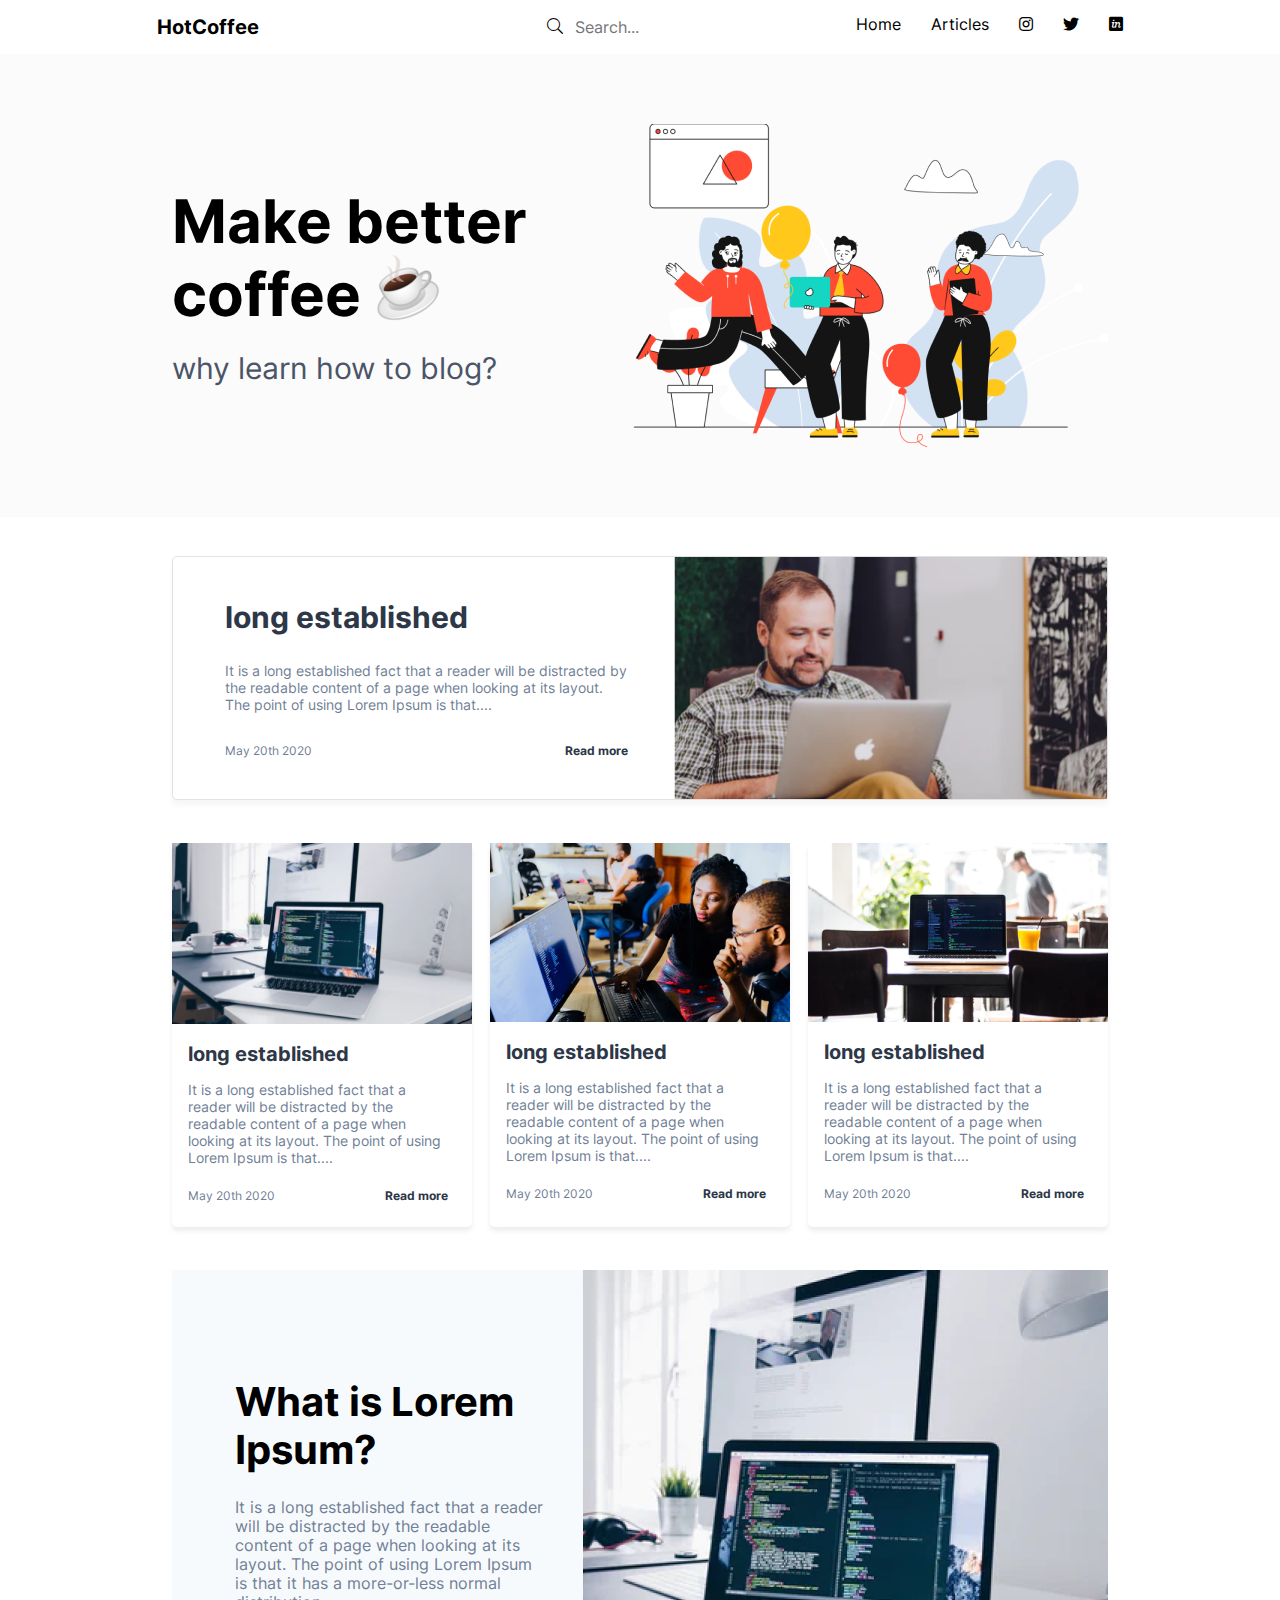
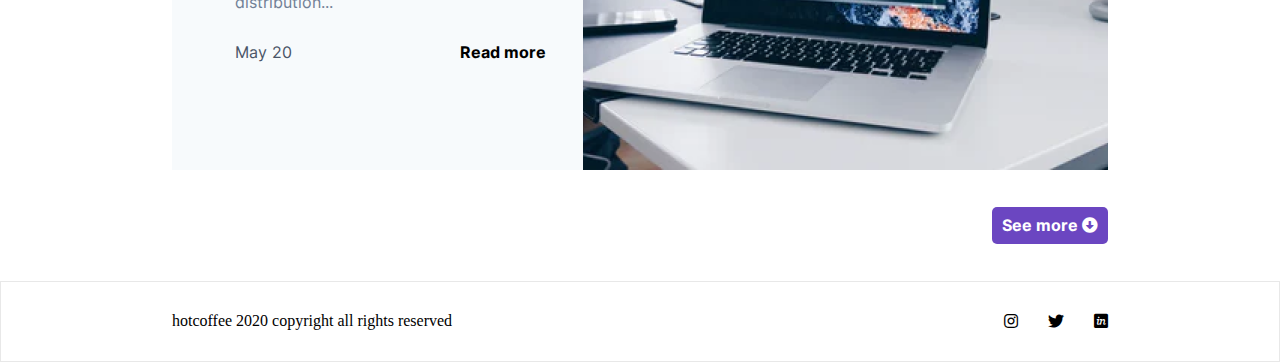
<file: index.html>
<!DOCTYPE html>
<html lang="en">

<head>
    <meta charset="UTF-8">
    <meta http-equiv="X-UA-Compatible" content="IE=edge">
    <meta name="viewport" content="width=device-width, initial-scale=1.0">
    <link rel="stylesheet" href="./style/style.css">
    <link rel="stylesheet" href="./fonts/all.min.css">
    <link rel="stylesheet" href="./style/fonts.css">
    <link rel="stylesheet" href="./style/media.css">


    <title>Document</title>
</head>

<body>

    <nav class="nav container">
        <div class="logo">
            <a href="./index.html" class="logo__link">
                <h3 class="logo__title">HotCoffee</h3>


            </a>
        </div>
        <div class="nav__search">
            <a href="#!"><span class="fal fa-search search__icon"></span>
                    </a> <input type="search" class="search__int" placeholder="Search...">
        </div>
        <div class="nav__ul">
            <ul class="list">
                <li>
                    <a href="./index.html" class="link">Home</a>
                </li>
                <li>
                    <a href="" class="link">Articles</a>
                </li>
            </ul>




            <ul class="list">
                <li>
                    <a href="" class="link"><i class="fab fa-instagram"></i></a>
                </li>
                <li>
                    <a href="" class="link"><i class="fab fa-twitter"></i></a>
                </li>
                <li>
                    <a href="" class="link"><i class="fab fa-invision"></i></a>
                </li>
            </ul>
        </div>
    </nav>
    <header class="header">
        <div class="container">
            <div class="header__iteam">
                <div class="header__iteam__box">
                    <h1 class="header__title">Make better coffee
                    </h1>
                    <h3 class="header__text">why learn how to blog?</h3>
                </div>
                <div class="header__iteam__box">
                    <img src="./image/header__bg.png" alt="" class="header__bg"></div>
            </div>
        </div>
    </header>
    <main class="main">
        <div class="container">
            <section class="section1 ">
                <div class="long">
                    <h3 class="long__title">long established</h3>
                    <p class="long__text">It is a long established fact that a reader will be distracted by the readable content of a page when looking at its layout. The point of using Lorem Ipsum is that....</p>
                    <div class="long__nav">
                        <p class="long__nav__text">May 20th 2020</p>
                        <a href="./about.html" class="long__link">Read more</a>
                    </div>
                </div>
                <img src="./image/long.png" alt="" class="long__img">
            </section>
            <section class="section2">
                <div class="box">
                    <img src="./image/box1.png" alt="" class="box__img">
                    <div class="bin">
                        <h3 class="bin__title">long established</h3>
                        <p class="long__text1">It is a long established fact that a reader will be distracted by the readable content of a page when looking at its layout. The point of using Lorem Ipsum is that....</p>
                        <div class="long__nav">
                            <p class="long__nav__text">May 20th 2020</p>
                            <a href="#!" class="long__link">Read more</a></div>
                    </div>
                </div>
                <div class="box">
                    <img src="./image/box2.png" alt="" class="box__img">
                    <div class="bin">
                        <h3 class="bin__title">long established</h3>
                        <p class="long__text1">It is a long established fact that a reader will be distracted by the readable content of a page when looking at its layout. The point of using Lorem Ipsum is that....</p>
                        <div class="long__nav">
                            <p class="long__nav__text">May 20th 2020</p>
                            <a href="#!" class="long__link">Read more</a></div>
                    </div>
                </div>
                <div class="box">
                    <img src="./image/box3.png" alt="" class="box__img">
                    <div class="bin">
                        <h3 class="bin__title">long established</h3>
                        <p class="long__text1">It is a long established fact that a reader will be distracted by the readable content of a page when looking at its layout. The point of using Lorem Ipsum is that....</p>
                        <div class="long__nav">
                            <p class="long__nav__text">May 20th 2020</p>
                            <a href="#!" class="long__link">Read more</a></div>
                    </div>
                </div>
            </section>
            <section class="section3">
                <div class="lorem">
                    <h2 class="lorem__title">What is Lorem Ipsum?</h2>
                    <p class="lorem__text">It is a long established fact that a reader will be distracted by the readable content of a page when looking at its layout. The point of using Lorem Ipsum is that it has a more-or-less normal distribution...</p>
                    <div class="long__nav2">
                        <p class="long__nav__text2">May 20</p>
                        <a href="#!" class="long__link2">Read more</a>
                    </div>
                </div>
                <img src="./image/lorem.png" alt="" class="img__lorem">


            </section>
            <div class="main_din"> <a href="#!" class="main__link">See more <i class="fas fa-arrow-alt-circle-down"></i></a></div>
        </div>
    </main>
    <footer class="footer">
        <div class="container">
            <div class="footer__block">
                <p class="footer__text">hotcoffee 2020 copyright all rights reserved</p>
                <ul class="list">
                    <li>
                        <a href="" class="link"><i class="fab fa-instagram"></i></a>
                    </li>
                    <li>
                        <a href="" class="link"><i class="fab fa-twitter"></i></a>
                    </li>
                    <li>
                        <a href="" class="link"><i class="fab fa-invision"></i></a>
                    </li>
                </ul>
            </div>
        </div>
    </footer>

</body>

</html>
</file>
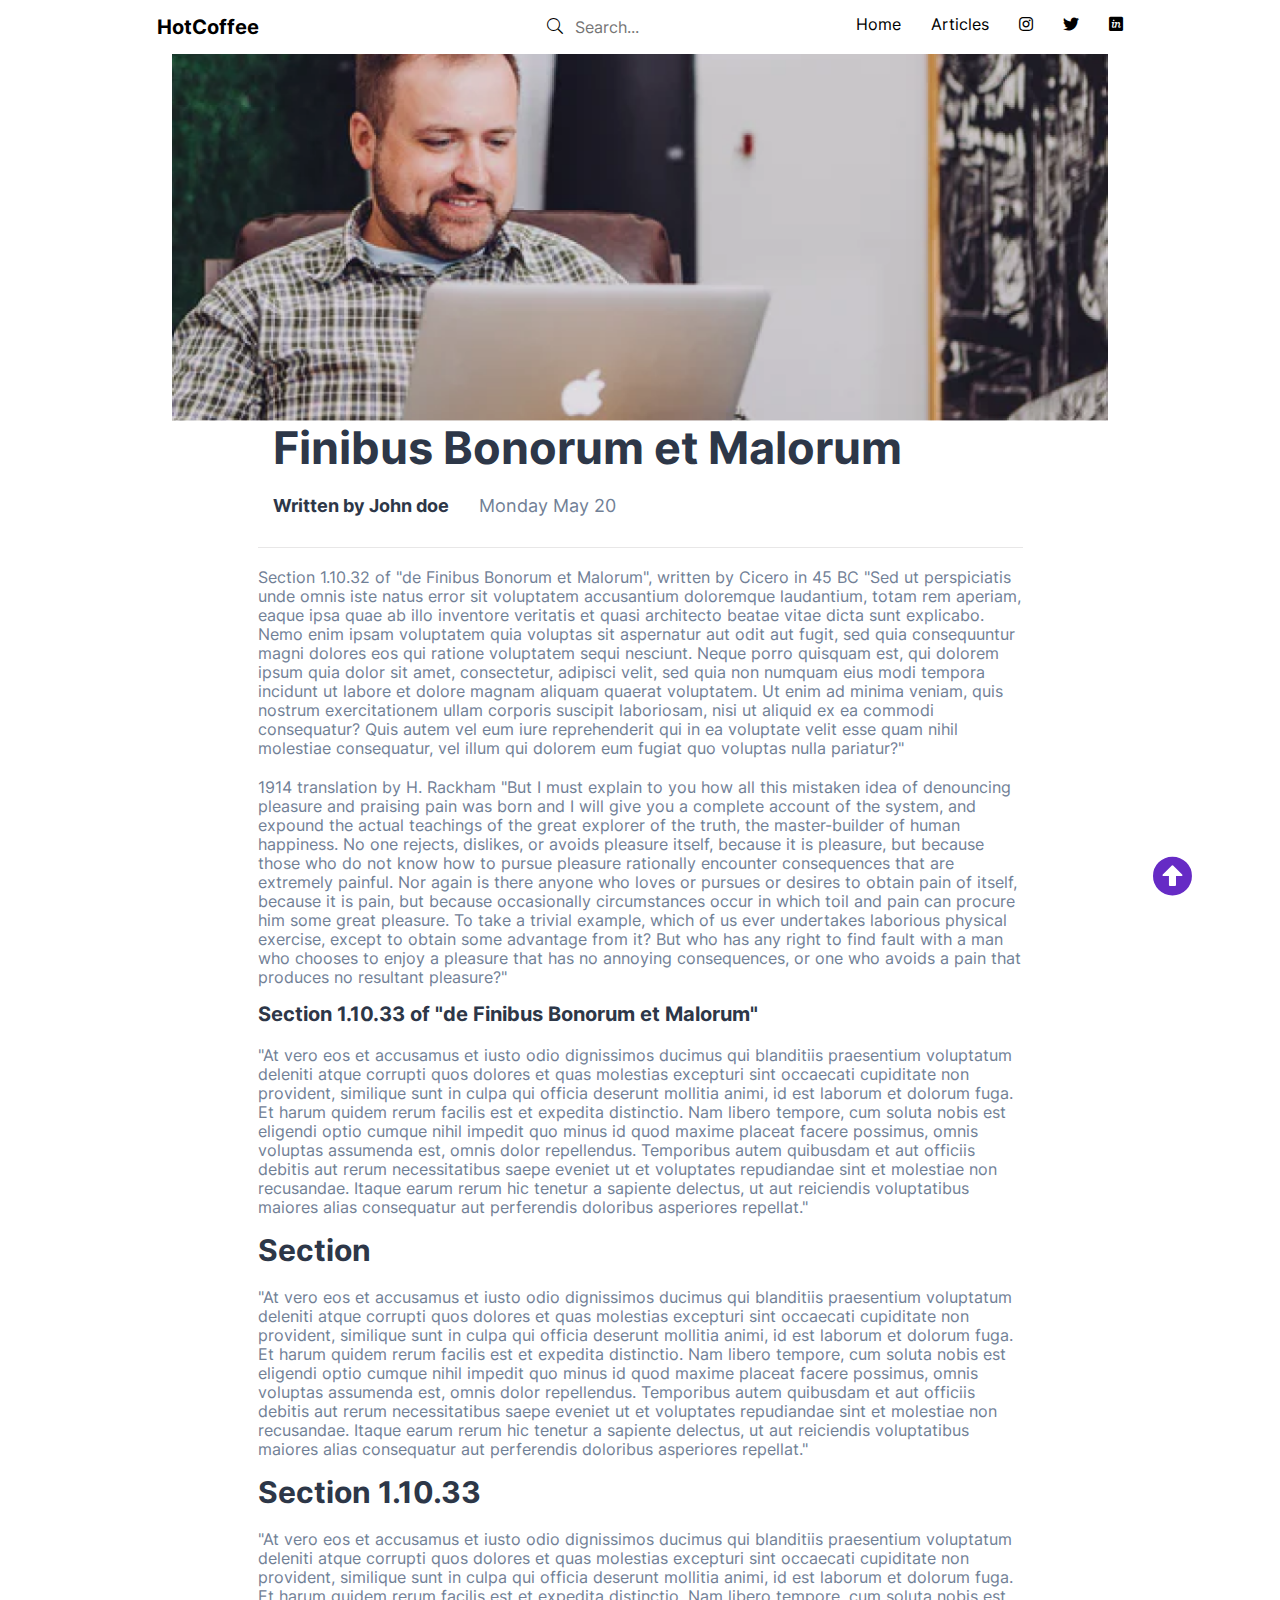
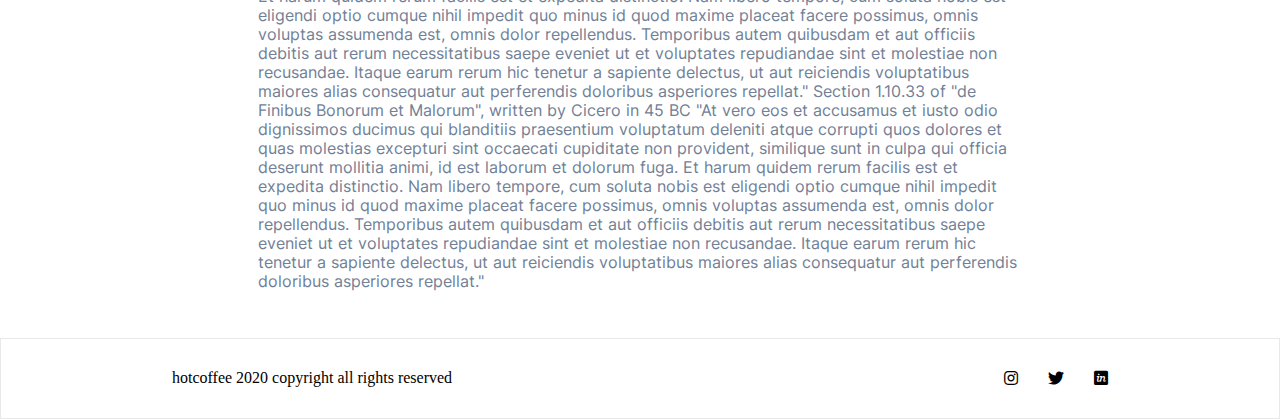
<file: about.html>
<!DOCTYPE html>
<html lang="en">

<head>
    <meta charset="UTF-8">
    <meta http-equiv="X-UA-Compatible" content="IE=edge">
    <meta name="viewport" content="width=device-width, initial-scale=1.0">
    <link rel="stylesheet" href="./style/style.css">
    <link rel="stylesheet" href="./fonts/all.min.css">
    <link rel="stylesheet" href="./style/fonts.css">
    <link rel="stylesheet" href="./style/media.css">
    <title>Document</title>
</head>

<body>
    <nav class="nav container">
        <a href="./index.html" class="logo__link">
            <h3 class="logo__title">HotCoffee</h3>
        </a>
        <div class="nav__search">
            <a href="#!"><span class="fal fa-search search__icon"></span>
                    </a> <input type="search" class="search__int" placeholder="Search...">
        </div>
        <div class="nav__ul">
            <ul class="list">
                <li>
                    <a href="./index.html" class="link">Home</a>
                </li>
                <li>
                    <a href="" class="link">Articles</a>
                </li>
            </ul>
            <ul class="list">
                <li>
                    <a href="" class="link"><i class="fab fa-instagram"></i></a>
                </li>
                <li>
                    <a href="" class="link"><i class="fab fa-twitter"></i></a>
                </li>
                <li>
                    <a href="" class="link"><i class="fab fa-invision"></i></a>
                </li>
            </ul>
        </div>
    </nav>
    <header class="header1">
        <div class="container1">

            <img src="./image/fini.png" alt="" class="fini__img">
            <div class="con4">
                <div class="finibus__title">Finibus Bonorum et Malorum</div>
                <div class="finibus">
                    <h4 class="fini__title">Written by John doe
                    </h4>
                    <p class="fini__text">Monday May 20</p>
                </div>
            </div>
        </div>
    </header>

    <div class="container1">
        <main class="main2">
            <div class="text__text">Section 1.10.32 of "de Finibus Bonorum et Malorum", written by Cicero in 45 BC "Sed ut perspiciatis unde omnis iste natus error sit voluptatem accusantium doloremque laudantium, totam rem aperiam, eaque ipsa quae ab illo inventore veritatis
                et quasi architecto beatae vitae dicta sunt explicabo. Nemo enim ipsam voluptatem quia voluptas sit aspernatur aut odit aut fugit, sed quia consequuntur magni dolores eos qui ratione voluptatem sequi nesciunt. Neque porro quisquam est,
                qui dolorem ipsum quia dolor sit amet, consectetur, adipisci velit, sed quia non numquam eius modi tempora incidunt ut labore et dolore magnam aliquam quaerat voluptatem. Ut enim ad minima veniam, quis nostrum exercitationem ullam corporis
                suscipit laboriosam, nisi ut aliquid ex ea commodi consequatur? Quis autem vel eum iure reprehenderit qui in ea voluptate velit esse quam nihil molestiae consequatur, vel illum qui dolorem eum fugiat quo voluptas nulla pariatur?"</div>

            <div class="text__text"> 1914 translation by H. Rackham "But I must explain to you how all this mistaken idea of denouncing pleasure and praising pain was born and I will give you a complete account of the system, and expound the actual teachings of the great explorer
                of the truth, the master-builder of human happiness. No one rejects, dislikes, or avoids pleasure itself, because it is pleasure, but because those who do not know how to pursue pleasure rationally encounter consequences that are extremely
                painful. Nor again is there anyone who loves or pursues or desires to obtain pain of itself, because it is pain, but because occasionally circumstances occur in which toil and pain can procure him some great pleasure. To take a trivial
                example, which of us ever undertakes laborious physical exercise, except to obtain some advantage from it? But who has any right to find fault with a man who chooses to enjoy a pleasure that has no annoying consequences, or one who avoids
                a pain that produces no resultant pleasure?"</div>
            <h4 class="text__title">Section 1.10.33 of "de Finibus Bonorum et Malorum"</h4>

            <div class="text__text">"At vero eos et accusamus et iusto odio dignissimos ducimus qui blanditiis praesentium voluptatum deleniti atque corrupti quos dolores et quas molestias excepturi sint occaecati cupiditate non provident, similique sunt in culpa qui officia
                deserunt mollitia animi, id est laborum et dolorum fuga. Et harum quidem rerum facilis est et expedita distinctio. Nam libero tempore, cum soluta nobis est eligendi optio cumque nihil impedit quo minus id quod maxime placeat facere possimus,
                omnis voluptas assumenda est, omnis dolor repellendus. Temporibus autem quibusdam et aut officiis debitis aut rerum necessitatibus saepe eveniet ut et voluptates repudiandae sint et molestiae non recusandae. Itaque earum rerum hic tenetur
                a sapiente delectus, ut aut reiciendis voluptatibus maiores alias consequatur aut perferendis doloribus asperiores repellat."</div>

            <h4 class="text__title2">Section</h4>

            <div class="text__text">"At vero eos et accusamus et iusto odio dignissimos ducimus qui blanditiis praesentium voluptatum deleniti atque corrupti quos dolores et quas molestias excepturi sint occaecati cupiditate non provident, similique sunt in culpa qui officia
                deserunt mollitia animi, id est laborum et dolorum fuga. Et harum quidem rerum facilis est et expedita distinctio. Nam libero tempore, cum soluta nobis est eligendi optio cumque nihil impedit quo minus id quod maxime placeat facere possimus,
                omnis voluptas assumenda est, omnis dolor repellendus. Temporibus autem quibusdam et aut officiis debitis aut rerum necessitatibus saepe eveniet ut et voluptates repudiandae sint et molestiae non recusandae. Itaque earum rerum hic tenetur
                a sapiente delectus, ut aut reiciendis voluptatibus maiores alias consequatur aut perferendis doloribus asperiores repellat." </div>

            <h4 class="text__title2">Section 1.10.33 </h4>

            <div class="text__text">"At vero eos et accusamus et iusto odio dignissimos ducimus qui blanditiis praesentium voluptatum deleniti atque corrupti quos dolores et quas molestias excepturi sint occaecati cupiditate non provident, similique sunt in culpa qui officia
                deserunt mollitia animi, id est laborum et dolorum fuga. Et harum quidem rerum facilis est et expedita distinctio. Nam libero tempore, cum soluta nobis est eligendi optio cumque nihil impedit quo minus id quod maxime placeat facere possimus,
                omnis voluptas assumenda est, omnis dolor repellendus. Temporibus autem quibusdam et aut officiis debitis aut rerum necessitatibus saepe eveniet ut et voluptates repudiandae sint et molestiae non recusandae. Itaque earum rerum hic tenetur
                a sapiente delectus, ut aut reiciendis voluptatibus maiores alias consequatur aut perferendis doloribus asperiores repellat." Section 1.10.33 of "de Finibus Bonorum et Malorum", written by Cicero in 45 BC "At vero eos et accusamus et iusto
                odio dignissimos ducimus qui blanditiis praesentium voluptatum deleniti atque corrupti quos dolores et quas molestias excepturi sint occaecati cupiditate non provident, similique sunt in culpa qui officia deserunt mollitia animi, id est
                laborum et dolorum fuga. Et harum quidem rerum facilis est et expedita distinctio. Nam libero tempore, cum soluta nobis est eligendi optio cumque nihil impedit quo minus id quod maxime placeat facere possimus, omnis voluptas assumenda
                est, omnis dolor repellendus. Temporibus autem quibusdam et aut officiis debitis aut rerum necessitatibus saepe eveniet ut et voluptates repudiandae sint et molestiae non recusandae. Itaque earum rerum hic tenetur a sapiente delectus,
                ut aut reiciendis voluptatibus maiores alias consequatur aut perferendis doloribus asperiores repellat."</div>




        </main>
    </div>
    <a href="#" class="past__linka"><i class="fas fa-arrow-alt-circle-up"></i></a>





    <footer class="footer">
        <div class="container">
            <div class="footer__block">
                <p class="footer__text">hotcoffee 2020 copyright all rights reserved</p>
                <ul class="list">
                    <li>
                        <a href="" class="link"><i class="fab fa-instagram"></i></a>
                    </li>
                    <li>
                        <a href="" class="link"><i class="fab fa-twitter"></i></a>
                    </li>
                    <li>
                        <a href="" class="link"><i class="fab fa-invision"></i></a>
                    </li>
                </ul>
            </div>
        </div>
    </footer>

</body>

</html>
</file>
<file: style/style.css>
@import url(./fonts.css);
     * {
         margin: 0;
         padding: 0;
         box-sizing: border-box;
     }
     
     .container {
         max-width: 966px;
         width: 100%;
         margin: 0 auto;
         padding: 0 15px;
     }
     
     .nav {
         display: flex;
         justify-content: space-between;
         padding: 15px 0;
     }
     
     .logo__link {
         text-decoration: none;
     }
     
     .logo__title {
         text-decoration: none;
         font-family: Inter;
         font-style: normal;
         font-weight: bold;
         font-size: 20px;
         line-height: 24px;
         color: #000000;
     }
     
     .nav__search {
         display: flex;
         align-items: center;
         list-style: none;
         margin-right: -30%;
     }
     
     .search__icon {
         color: #000000;
     }
     
     .search__int {
         font-family: Inter;
         font-style: normal;
         font-weight: normal;
         font-size: 16px;
         line-height: 19px;
         /* 600 */
         color: #718096;
         border: none;
         margin-left: 12px;
     }
     
     .nav__ul {
         display: flex;
     }
     
     .list {
         display: flex;
         list-style: none;
     }
     
     .link {
         text-decoration: none;
         font-family: Inter;
         font-style: normal;
         font-weight: normal;
         font-size: 16px;
         line-height: 19px;
         color: #000000;
         margin-left: 30px;
     }
     
     .header {
         background: #FBFBFB;
         padding: 70px;
     }
     
     .header__iteam {
         display: flex;
     }
     
     .header__iteam__box {
         max-width: 476px;
         width: 100%;
         display: flex;
         flex-direction: column;
         justify-content: center;
     }
     
     .header__title {
         font-family: Inter;
         font-style: normal;
         font-weight: bold;
         font-size: 60px;
         line-height: 73px;
         color: #000000;
         background: url(../image/header__coffee.png);
         background-repeat: no-repeat;
         background-position-x: center;
         background-position-y: bottom;
     }
     
     .header__text {
         font-family: Inter;
         font-style: normal;
         font-weight: normal;
         font-size: 30px;
         line-height: 36px;
         /* 700 */
         color: #4A5568;
         margin-top: 19px;
     }
     /*main start  */
     
     .main {
         margin-top: 39px;
     }
     
     .section1 {
         display: flex;
         min-height: 243px;
         height: 100%;
         align-items: center;
         justify-content: space-between;
         background: #FFFFFF;
         border: 1px solid #E2E2E2;
         box-sizing: border-box;
         box-shadow: 0px 5px 4px rgba(221, 221, 221, 0.25);
         border-radius: 5px;
     }
     
     .long {
         display: flex;
         flex-direction: column;
         margin-left: 52px;
     }
     
     .long__title {
         font-family: Inter;
         font-style: normal;
         font-weight: bold;
         font-size: 30px;
         line-height: 36px;
         /* 800 */
         color: #2D3748;
     }
     
     .long__text {
         width: 403px;
         font-family: Inter;
         font-style: normal;
         font-weight: normal;
         font-size: 14px;
         line-height: 17px;
         /* 600 */
         color: #718096;
         margin: 27px 0 30px;
     }
     
     .long__nav {
         display: flex;
         justify-content: space-between;
         list-style: none;
     }
     
     .long__img {
         width: 433px;
     }
     
     .long__nav__text {
         font-family: Inter;
         font-style: normal;
         font-weight: normal;
         font-size: 12px;
         line-height: 15px;
         /* identical to box height */
         /* 600 */
         color: #718096;
     }
     
     .long__link {
         text-decoration: none;
         font-family: Inter;
         font-style: normal;
         font-weight: bold;
         font-size: 12px;
         line-height: 15px;
         /* identical to box height */
         /* 800 */
         color: #2D3748;
     }
     
     .box {
         width: 300px;
         display: flex;
         flex-direction: column;
         background: #FFFFFF;
         box-shadow: 0px 4px 4px rgba(192, 189, 189, 0.25);
         border-radius: 5px;
     }
     
     .long__text1 {
         width: 258px;
         font-family: Inter;
         font-style: normal;
         font-weight: normal;
         font-size: 14px;
         line-height: 17px;
         /* 600 */
         color: #718096;
         margin-bottom: 22px;
     }
     
     .bin__title {
         font-family: Inter;
         font-style: normal;
         font-weight: bold;
         font-size: 20px;
         line-height: 24px;
         /* 800 */
         color: #2D3748;
         margin: 18px 0 15px;
     }
     
     .bin {
         padding: 0 24px 24px 16px;
     }
     
     .section2 {
         margin-top: 43px;
         display: flex;
         justify-content: space-between;
         flex-wrap: wrap;
     }
     
     .section3 {
         margin-top: 43px;
         display: flex;
         justify-content: space-between;
         background: #F7FAFC;
     }
     
     .img__lorem {
         max-width: 525px;
         width: 100%;
     }
     
     .lorem__title {
         font-family: Inter;
         font-style: normal;
         font-weight: bold;
         font-size: 40px;
         line-height: 48px;
         color: #000000;
     }
     
     .lorem__text {
         width: 311px;
         font-family: Inter;
         font-style: normal;
         font-weight: normal;
         font-size: 16px;
         line-height: 19px;
         /* 600 */
         color: #718096;
         margin: 24px 0 31px;
     }
     
     .lorem {
         width: 311px;
         display: flex;
         flex-direction: column;
         justify-content: center;
         margin-left: 63px;
     }
     
     .long__nav2 {
         display: flex;
         justify-content: space-between;
         list-style: none;
     }
     
     .long__nav__text2 {
         font-family: Inter;
         font-style: normal;
         font-weight: normal;
         font-size: 16px;
         line-height: 19px;
         /* 700 */
         color: #4A5568;
     }
     
     .long__link2 {
         text-decoration: none;
         font-family: Inter;
         font-style: normal;
         font-weight: bold;
         font-size: 16px;
         line-height: 19px;
         color: #000000;
     }
     
     .main__link {
         text-decoration: none;
         list-style: none;
         padding: 9px 10px;
         font-family: Inter;
         font-style: normal;
         font-weight: bold;
         font-size: 16px;
         line-height: 19px;
         color: #FFFFFF;
         background: #6B46C1;
         border-radius: 5px;
     }
     
     .main_din {
         height: 111px;
         display: flex;
         justify-content: flex-end;
         align-items: center;
     }
     
     .footer__block {
         display: flex;
         justify-content: space-between;
         padding: 30px 0;
     }
     
     .footer {
         border: 1px solid #E8E8E8;
     }
     
     .fini__img {
         text-align: center;
         max-width: 973px;
         width: 100%;
     }
     
     .finibus__title {
         font-family: Inter;
         font-style: normal;
         font-weight: bold;
         font-size: 45px;
         line-height: 54px;
         /* 800 */
         color: #2D3748;
     }
     
     .finibus {
         display: flex;
         margin: 20px 0 30px;
     }
     
     .fini__title {
         font-family: Inter;
         font-style: normal;
         font-weight: bold;
         font-size: 18px;
         line-height: 22px;
         /* 800 */
         color: #2D3748;
     }
     
     .fini__text {
         font-family: Inter;
         font-style: normal;
         font-weight: normal;
         font-size: 18px;
         line-height: 22px;
         /* 600 */
         color: #718096;
         margin-left: 30px;
     }
     
     .main2 {
         max-width: 765px;
         width: 100%;
         display: flex;
         flex-direction: column;
         border-top: 1px solid #E8E7E7;
     }
     
     .text__text {
         margin-top: 20px;
         font-family: Inter;
         font-style: normal;
         font-weight: normal;
         font-size: 16px;
         line-height: 19px;
         /* 600 */
         color: #718096;
     }
     
     .con4 {
         display: flex;
         flex-direction: column;
         max-width: 765px;
         width: 100%;
         margin: 0 auto;
         padding: 0 15px;
     }
     
     .container1 {
         display: flex;
         flex-direction: column;
         max-width: 966px;
         width: 100%;
         margin: 0 auto;
         padding: 0 15px;
         align-items: center;
     }
     
     .text__title {
         margin-top: 15px;
         font-family: Inter;
         font-style: normal;
         font-weight: bold;
         font-size: 20px;
         line-height: 24px;
         /* 800 */
         color: #2D3748;
     }
     
     .text__title2 {
         margin-top: 15px;
         font-family: Inter;
         font-style: normal;
         font-weight: bold;
         font-size: 30px;
         line-height: 36px;
         /* 800 */
         color: #2D3748;
     }
     
     .past__linka {
         font-size: 40px;
         position: sticky;
         margin-left: 90%;
         bottom: 0;
         color: #662BC5;
     }
</file>
<file: style/fonts.css>
@font-face {
    font-family: 'Inter';
    src: url(../fonts/Inter-Bold.ttf);
    font-weight: 700;
}

@font-face {
    font-family: 'Inter';
    src: url(../fonts/Inter-Regular.ttf);
    font-weight: 400;
}

@font-face {
    font-family: 'Roboto';
    src: url(../fonts/Roboto-Bold.ttf);
    font-weight: 700;
}

@font-face {
    font-family: 'Roboto';
    src: url(../fonts/Roboto-Regular.ttf);
    font-weight: 400;
}
</file>
<file: style/media.css>
@media(max-width:1440px) {}
    
    @media(max-width:1320px) {}
    
    @media(max-width:1290px) {}
    
    @media(max-width:1140px) {}
    
    @media(max-width:1024px) {}
    
    @media(max-width:992px) {}
    
    @media(max-width:906px) {
        .nav {
            padding: 15px;
        }
        .header__title {
            font-size: 40px;
            line-height: 53px;
            background: none;
        }
        .header__text {
            font-size: 20px;
            line-height: 26px;
        }
        .header__bg {
            width: 400px;
        }
        .long__img {
            width: 370px;
        }
        .section1 {
            padding: 15px;
        }
        .long {
            margin-left: 30px;
        }
        .section2 {
            justify-content: space-around;
        }
        .box {
            margin: 15px;
        }
        .img__lorem {
            max-width: 400px;
            width: 100%;
        }
        .past__linka {
            margin-left: 90%;
        }
    }
    
    @media(max-width:768px) {
        .header {
            padding: 15px;
        }
        .long {
            margin-left: 0;
            max-width: 300px;
            width: 100%;
            margin-right: 15px;
        }
        .long__img {
            max-width: 370px;
            width: 100%;
        }
        .long__text {
            max-width: 300px;
            width: 100%;
        }
        .section3 {
            padding-left: 15px;
            display: flex;
            justify-content: space-between;
        }
        .lorem {
            margin-left: 0;
            width: 300px;
            margin-right: 15px;
        }
        .lorem__title {
            font-size: 24px;
            line-height: 100%;
        }
        .lorem__text {
            width: 300px;
        }
    }
    
    @media(max-width:752px) {}
    
    @media(max-width:736px) {}
    
    @media(max-width:734px) {}
    
    @media(max-width:684px) {
        .section3 {
            display: flex;
            flex-direction: column-reverse;
            align-items: center;
        }
        .lorem {
            margin: 15px;
        }
    }
    
    @media(max-width:667px) {
        .header__bg {
            max-width: 300px;
            width: 100%;
        }
    }
    
    @media(max-width:576px) {
        .section1 {
            display: flex;
            flex-direction: column-reverse;
        }
        .long {
            padding: 15px;
        }
        .long__title {
            font-size: 22px;
            line-height: 120%;
        }
        .long__text {
            font-size: 14px;
            line-height: 120%;
            margin: 15px 0;
        }
        .nav {
            display: flex;
            flex-direction: column;
            align-items: center;
        }
        .nav__search {
            margin: 10px 0;
        }
        .finibus__title {
            font-size: 25px;
            line-height: 120%;
        }
        .fini__title {
            font-size: 14px;
            line-height: 120%;
        }
        .fini__text {
            font-size: 14px;
            line-height: 120%;
        }
        .finibus {
            margin: 15px 0;
        }
        .text__text {
            font-size: 12px;
            line-height: 120%;
            margin-top: 15px;
        }
        .text__title {
            font-size: 15px;
            line-height: 120%;
        }
        .text__title2 {
            font-size: 17px;
            line-height: 120%;
        }
        .past__linka {
            font-size: 30px;
        }
        .footer__block {
            padding: 15px;
        }
        .past__linka {
            margin-left: 85%;
        }
    }
    
    @media(max-width:530px) {
        .section3 {
            padding-left: 0;
        }
    }
    
    @media(max-width:412px) {}
    
    @media(max-width:375px) {
        .header__iteam {
            display: flex;
            flex-direction: column;
            align-items: center;
            text-align: center;
        }
        .lorem__text {
            margin: 15px 0;
            font-size: 12px;
            line-height: 120%;
        }
        .lorem__title {
            font-size: 20px;
            line-height: 120%;
        }
        .long__nav__text2 {
            font-size: 12px;
            line-height: 120%;
        }
        .long__link2 {
            font-size: 12px;
            line-height: 120%;
        }
        .main__link {
            font-size: 12px;
            line-height: 120%;
        }
        .footer__block {
            display: flex;
            flex-direction: column;
            align-items: center;
            text-align: center;
            padding: 15px 0;
        }
        .footer__text {
            margin-bottom: 15px;
        }
        .main {
            margin-top: 15px;
        }
        .section3 {
            padding-left: 0;
        }
    }
    
    @media(max-width:360px) {}
    
    @media(max-width:320px) {
        .lorem {
            width: 260px;
        }
        .lorem__text {
            width: 260px;
        }
        .long {
            padding: 0;
            margin-right: 0;
        }
        .main_din {
            height: 60px;
        }
        .header__title {
            font-size: 30px;
            line-height: 120%;
        }
        .header__text {
            font-size: 14px;
            line-height: 120%;
            margin-top: 15px;
            margin-bottom: 15px;
        }
        .nav__ul {
            display: flex;
            flex-direction: column;
            align-items: center;
        }
        .nav__ul .list {
            margin-top: 15px;
        }
        .link {
            margin-left: 0;
            margin-right: 15px;
        }
        .past__linka {
            margin-left: 80%;
        }
    }
    
    @media(max-width:280px) {
        .box {
            width: 260px;
        }
        .box__img {
            width: 260px;
        }
        .long__text1 {
            font-size: 12px;
            line-height: 120%;
            width: 230px;
        }
        .bin {
            padding: 0 15px 15px;
        }
        .long__text {
            font-size: 12px;
            line-height: 120%;
        }
        .section3 {
            padding: 0 15px 15px;
        }
        .lorem {
            width: 220px;
        }
        .lorem__text {
            width: 220px;
        }
        .footer__text {
            font-size: 12px;
        }
    }
</file>
